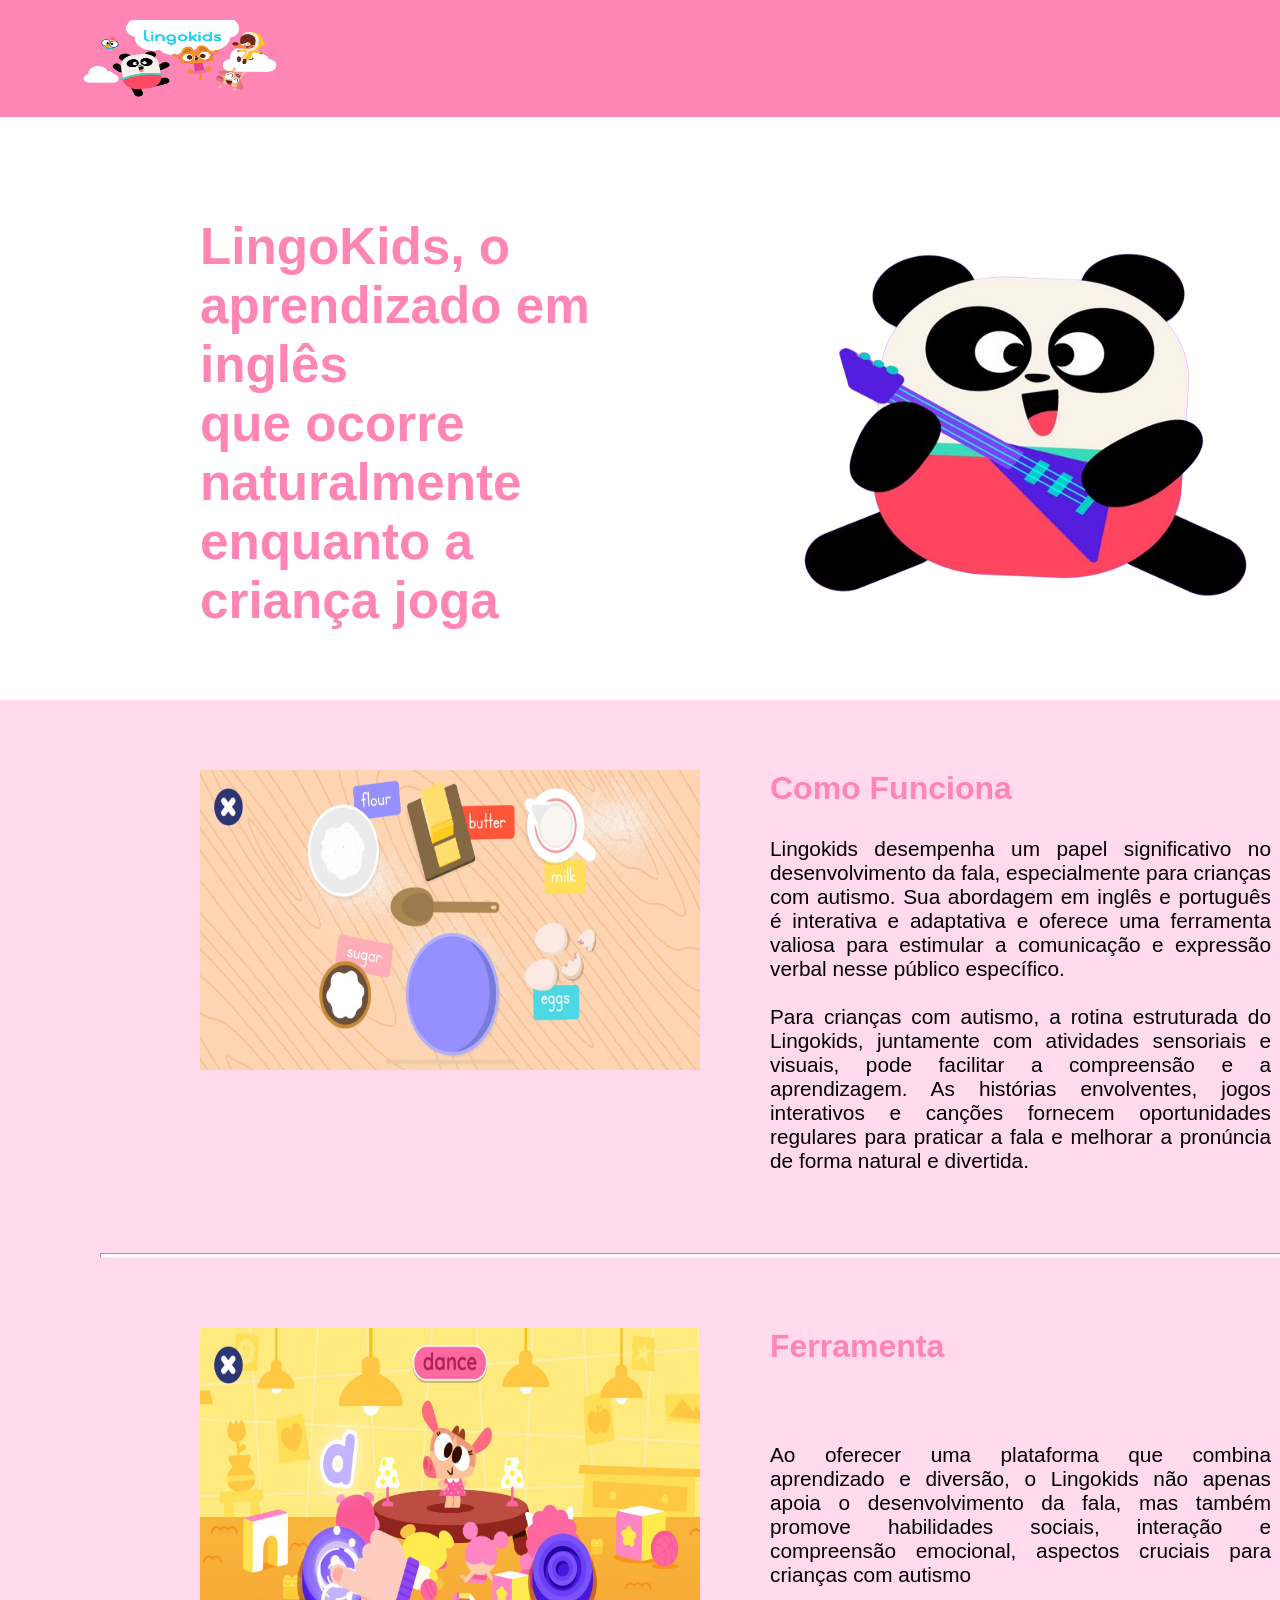
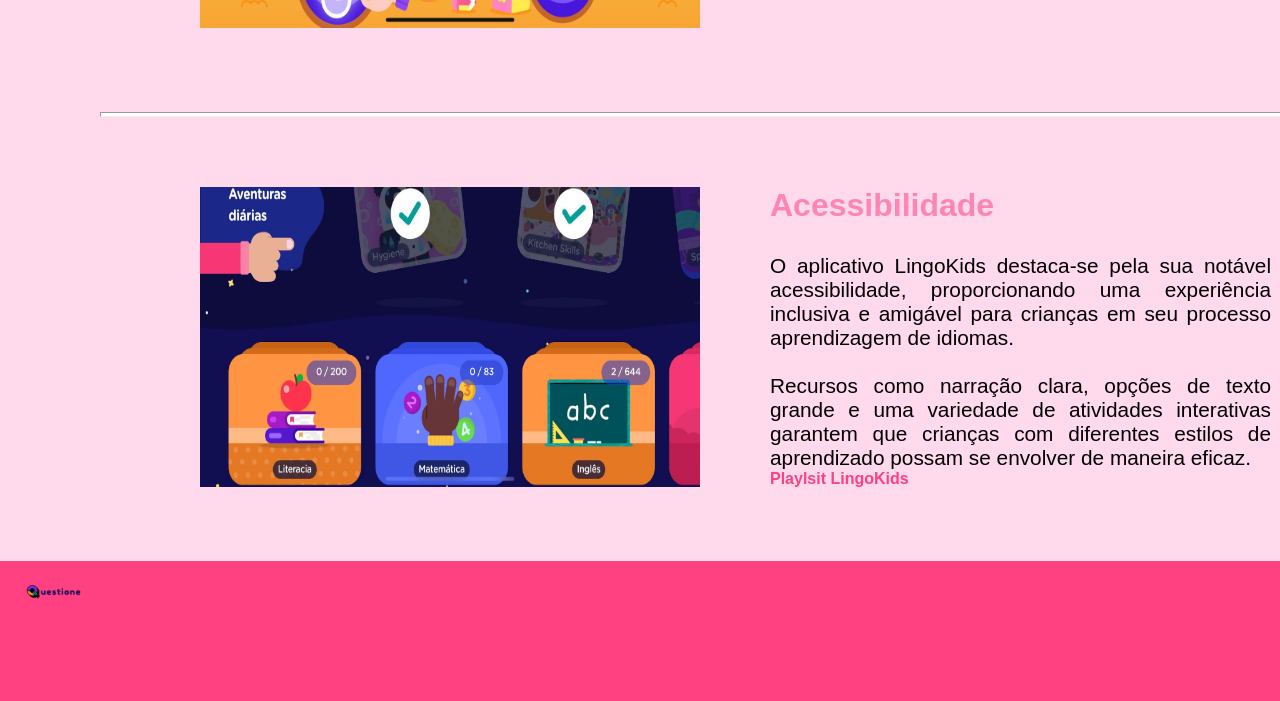
<file: site dificuldades na fala/aplicativo1.html>
<!DOCTYPE html>
<html lang="en">
  <head>
    <meta charset="UTF-8" />
    <meta http-equiv="X-UA-Compatible" content="IE=edge" />
    <meta name="viewport" content="width=device-width, initial-scale=1.0" />
    <title>Curso</title>
    
    <link rel="stylesheet" href="curso.css" />
  </head>
  <body>
    <header role="banner">
      <img src="img/img12.png" alt="" role="img" width="200px" height="80px"/>
      <nav role="navigation">
      </nav>
    </header>
    <main role="main">
      <section>
        <div>
          <h1>LingoKids, o aprendizado em inglês <br> 
              que ocorre naturalmente enquanto a <br>
              criança joga </h1>
          
        </div>
        <div>
          <img src="img/imglingokids.png" alt="" role="img" />
        </div>
      </section>
      <article role="article">
        <section>
          <div>
            <img src="img/img15.jpeg" alt="" width="500px" height="300px">
          </div>
          <div>
            <h1>Como Funciona</h1>
            <p>
              Lingokids desempenha um papel significativo no desenvolvimento da fala, especialmente 
              para crianças com autismo. Sua abordagem em inglês e português é interativa e adaptativa e oferece uma ferramenta 
              valiosa para estimular a comunicação e expressão verbal nesse público específico.
              <br><br>
              Para crianças com autismo, a rotina estruturada do Lingokids, juntamente com atividades 
              sensoriais e visuais, pode facilitar a compreensão e a aprendizagem. As histórias envolventes, 
              jogos interativos e canções fornecem oportunidades regulares para praticar a fala e melhorar 
              a pronúncia de forma natural e divertida.
            </p>
          </div>
        </section>
        <hr>
        <section>
          <div>
            <img src="img/img14.jpeg" alt="" width="500px" height="300px">
          </div>
          <div>
            <h1>Ferramenta</h1>
            <p>
        
              <br><br>
              Ao oferecer uma plataforma que combina aprendizado e diversão, o Lingokids não apenas 
              apoia o desenvolvimento da fala, mas também promove habilidades sociais, interação e 
              compreensão emocional, aspectos cruciais para crianças com autismo
            </p>
          </div>
        </section>
        <hr>
        <section>
          <div>
           <img src="img/img13.jpeg" alt="" width="500px" height="300px">
          </div>
          <div>
            <h1>Acessibilidade</h1>
            <p>
              O aplicativo LingoKids destaca-se pela sua notável 
              acessibilidade, proporcionando uma experiência 
              inclusiva e amigável para crianças em seu processo 
               aprendizagem de idiomas. 
              <br><br>
              Recursos como narração clara, opções de texto 
              grande e uma variedade de atividades interativas 
              garantem que crianças com diferentes estilos de 
              aprendizado possam se envolver de maneira eficaz.
            </p>
            <div class="link-financiamento">
              <a href="https://open.spotify.com/intl-pt/artist/4JQisAFPMKPhssPnbV8l3O">Playlsit LingoKids</a>
            </div>

          </div>
        </section>
      </article>
    </main>
    <footer role="contentinfo">
      <div>
        <img src="img/img2.png" alt="logo-dindin-footer" />
      </div>
     
    </footer>
  </body>
</html>
</file>
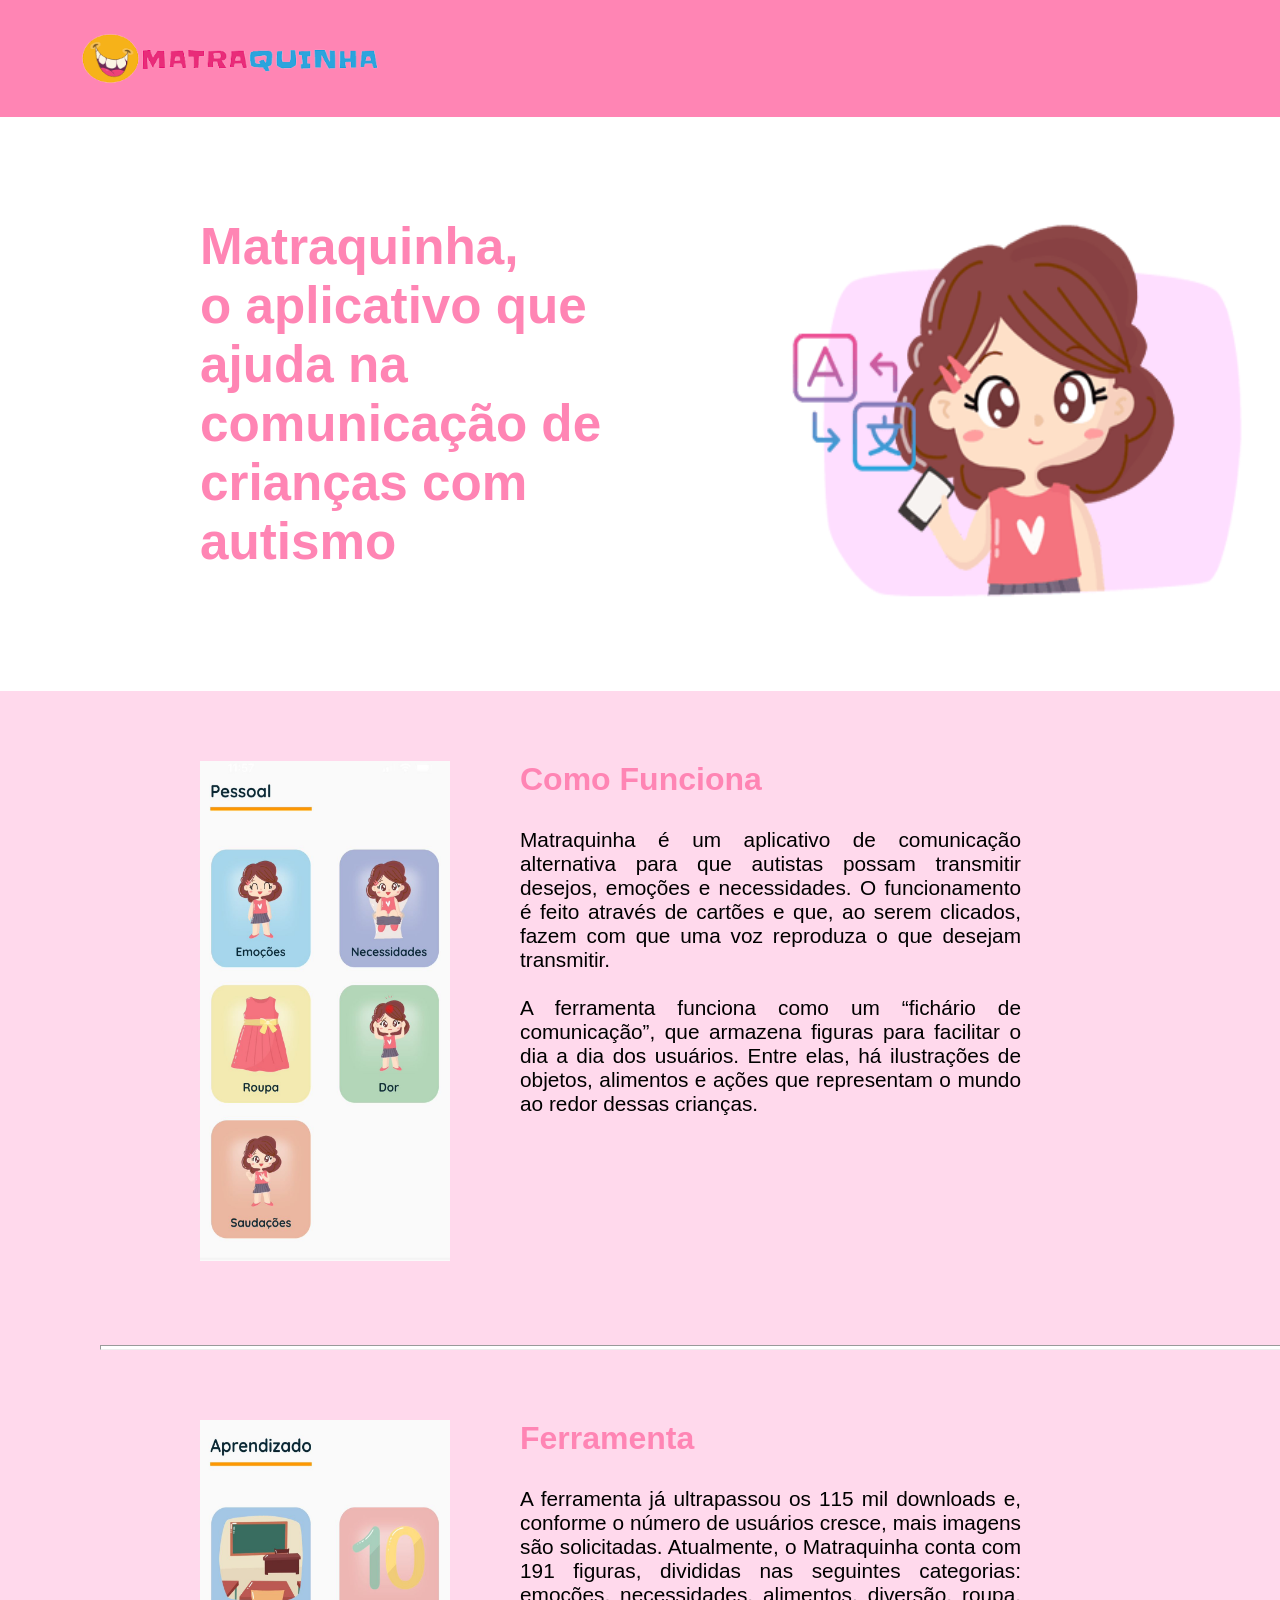
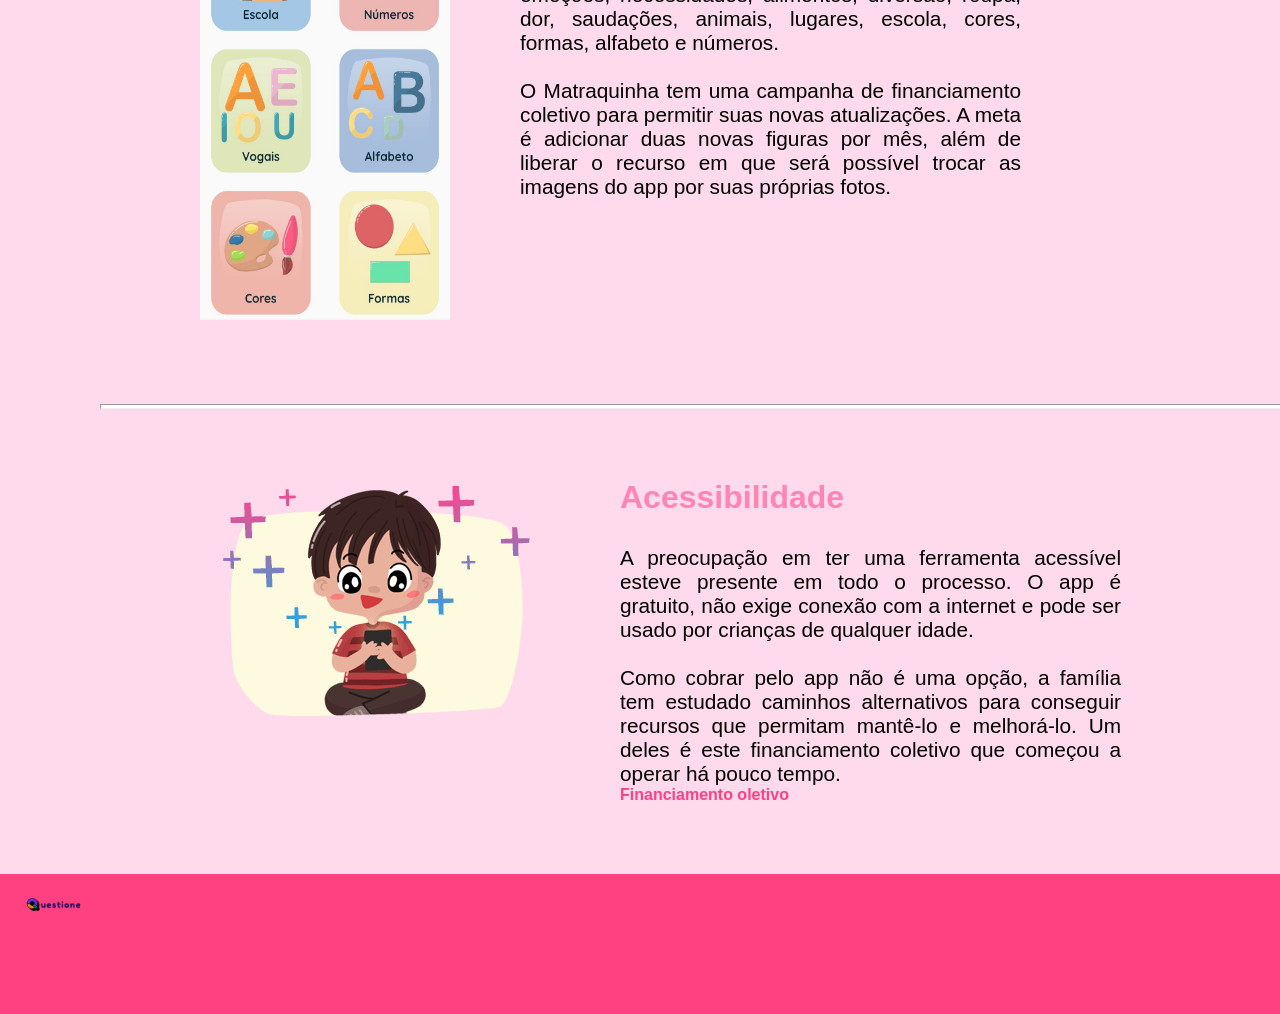
<file: site dificuldades na fala/aplicativo2.html>
<!DOCTYPE html>
<html lang="en">
  <head>
    <meta charset="UTF-8" />
    <meta http-equiv="X-UA-Compatible" content="IE=edge" />
    <meta name="viewport" content="width=device-width, initial-scale=1.0" />
    <title>Curso</title>
    <link rel="stylesheet" href="curso.css" />
  </head>
  <body>
    <header role="banner">
      <img src="img/logo.png" alt="logo"  width="300px" height="80px"/>
      <nav role="navigation">
      </nav>
    </header>
    <main role="main">
      <section>
        <div>
          <h1>Matraquinha, <br> o aplicativo que ajuda na <br> comunicação de crianças com autismo </h1> 
         
        </div>
        <div>
          <img src="img/imgmatraquinha.png" alt="" role="img" />
        </div>
      </section>
      <article role="article">
        <section>
          <div>
            <img src="img/img7.jpeg" alt="" width="250px" height="500px">
          </div>
          <div>
            <h1>Como Funciona</h1>
            <p>
              Matraquinha é um aplicativo de comunicação 
              alternativa para que autistas possam transmitir 
              desejos, emoções e necessidades. O funcionamento 
              é feito através de cartões e que, ao serem clicados, 
              fazem com que uma voz reproduza o que desejam transmitir.
              <br><br>
              A ferramenta funciona como um “fichário de 
              comunicação”, que armazena figuras para facilitar 
              o dia a dia dos usuários. Entre elas, há ilustrações 
              de objetos, alimentos e ações que representam o mundo 
              ao redor dessas crianças.
            </p>
          </div>
        </section>
        <hr>
        <section>
          <div>
            <img src="img/img8.jpeg" alt="" width="250px" height="500px">
          </div>
          <div>
            <h1>Ferramenta</h1>
            <p>
              A ferramenta já ultrapassou os 115 mil downloads e, 
              conforme o número de usuários cresce, mais imagens 
              são solicitadas. Atualmente, o Matraquinha conta com 
              191 figuras, divididas nas seguintes categorias: 
              emoções, necessidades, alimentos, diversão, roupa,
              dor, saudações, animais, lugares, escola, cores, 
              formas, alfabeto e números.
              <br><br>
              O Matraquinha tem uma campanha de financiamento 
              coletivo para permitir suas novas atualizações. 
              A meta é adicionar duas novas figuras por mês, 
              além de liberar o recurso em que será possível 
              trocar as imagens do app por suas próprias fotos.
              
            </p>
          </div>
        </section>
        <hr>
        <section>
          <div>
            <img src="img/img9.png" alt="">
          </div>
          <div>
            <h1>Acessibilidade</h1>
            <p>
              A preocupação em ter uma ferramenta acessível 
              esteve presente em todo o processo. O app é 
              gratuito, não exige conexão com a internet e 
              pode ser usado por crianças de qualquer idade.
              <br><br>
              Como cobrar pelo app não é uma opção, a família 
              tem estudado caminhos alternativos para conseguir 
              recursos que permitam mantê-lo e melhorá-lo. Um 
              deles é este financiamento coletivo que começou a 
              operar há pouco tempo.
            </p>
            <div class="link-financiamento">
            <a href="https://www.catarse.me/matraquinha#about"> Financiamento oletivo</a>
          </div>
          </div>
        </section>
      </article>
    </main>
    <footer role="contentinfo">
      <div>
        <img src="img/img2.png" alt="logo-dindin-footer" />
      </div>
    </footer>
  </body>
</html>
</file>
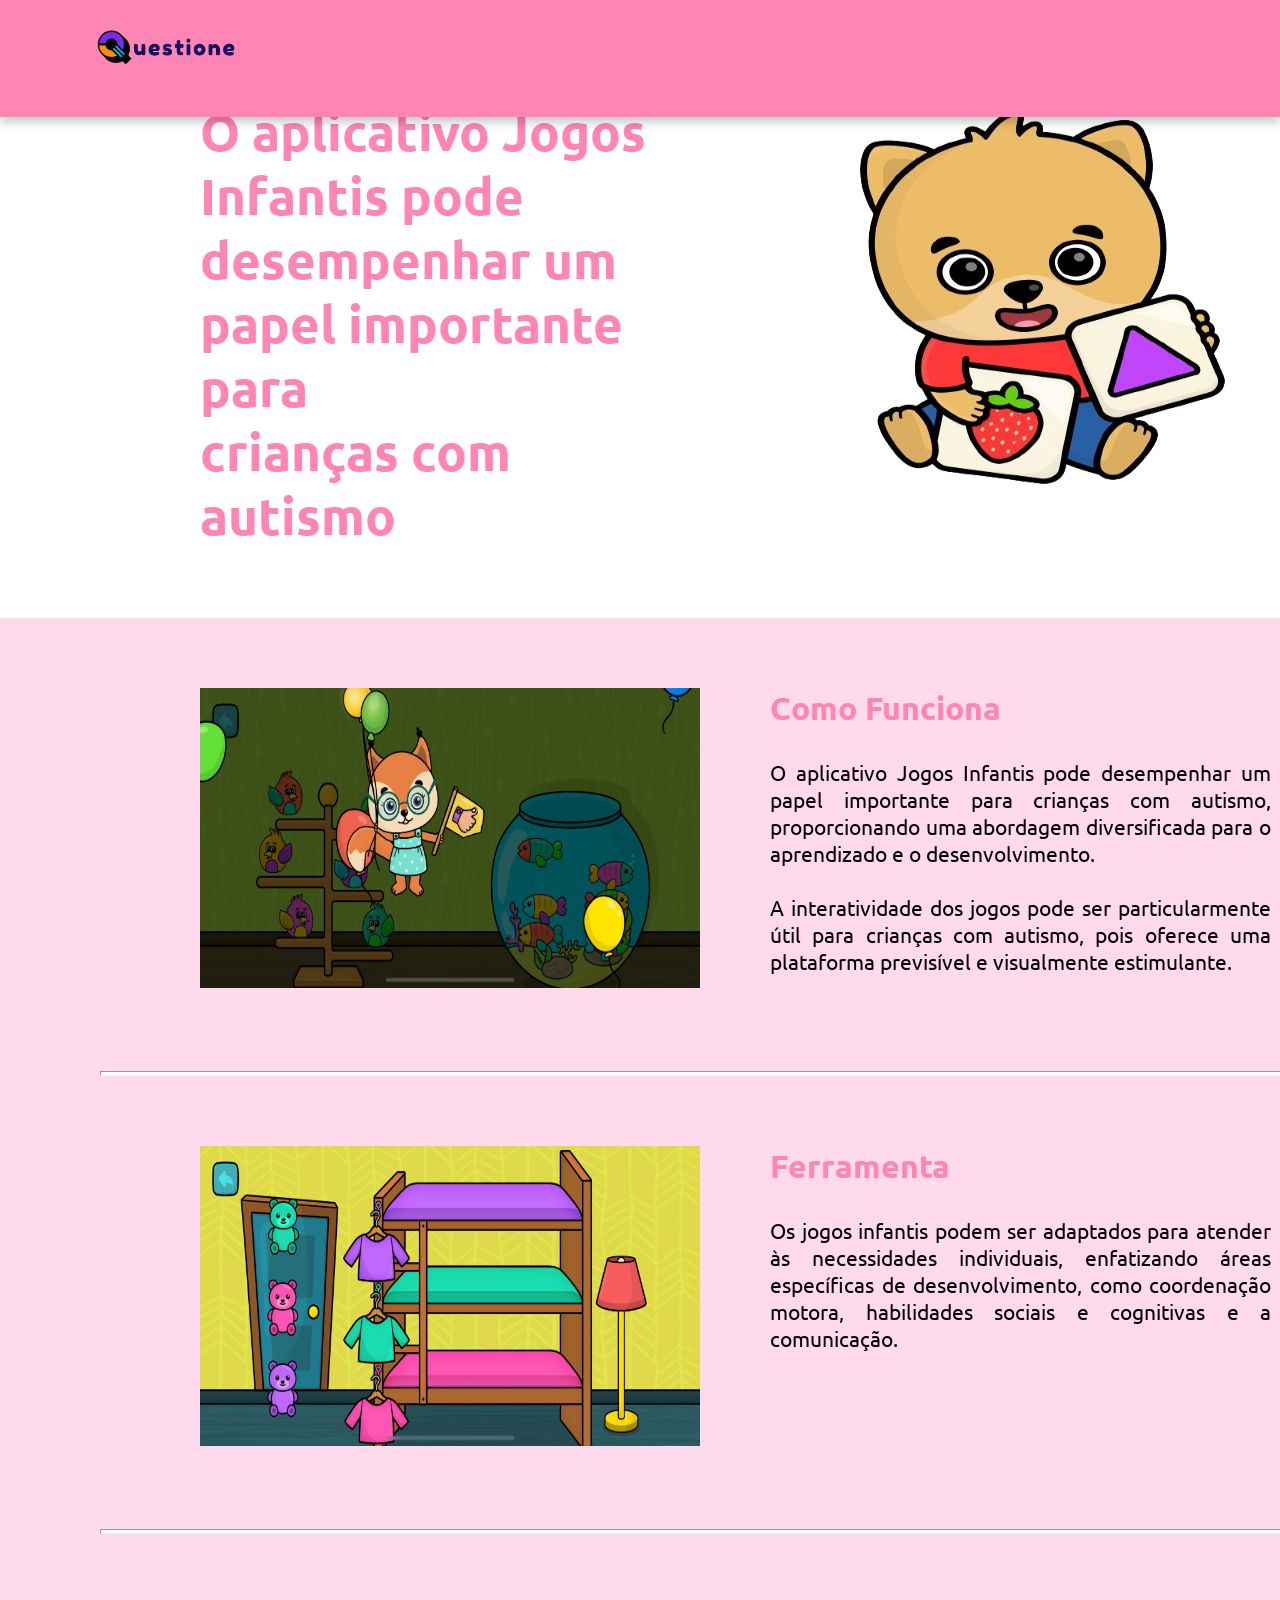
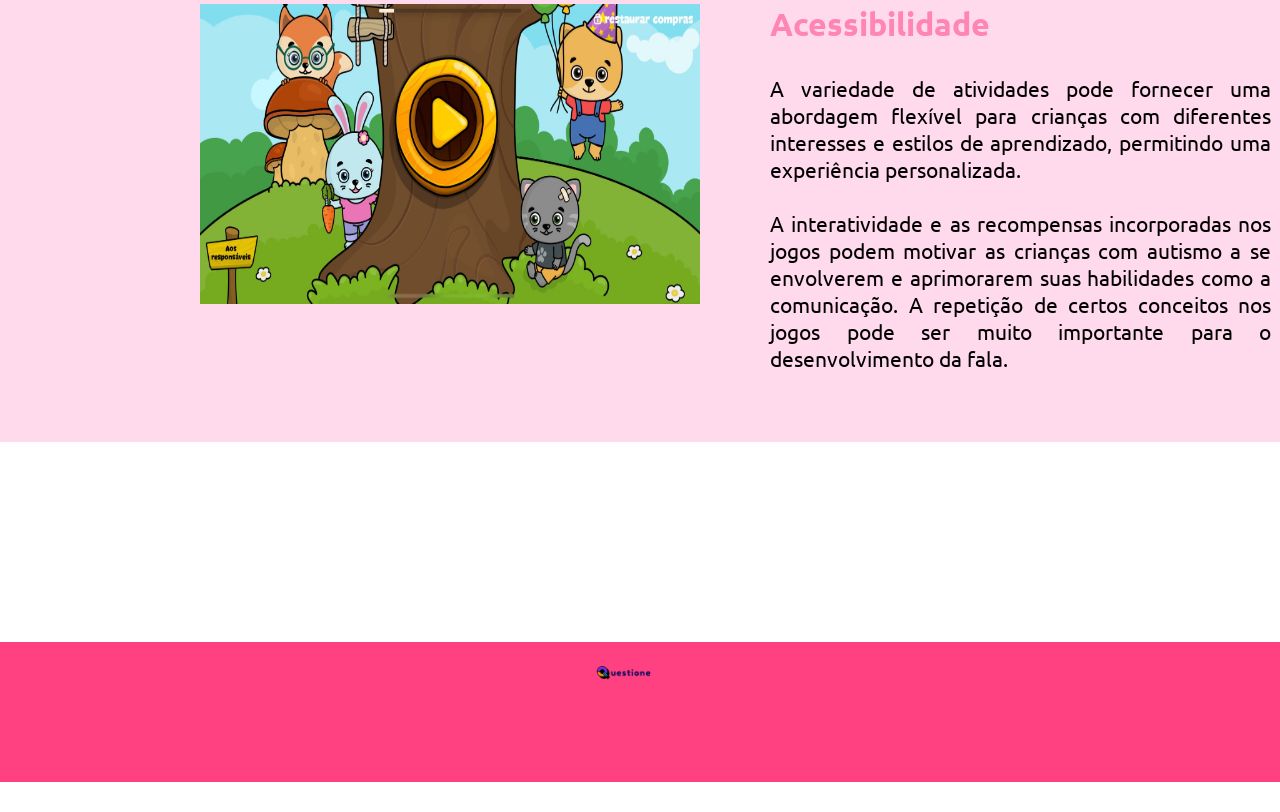
<file: site dificuldades na fala/aplicativo3.html>
<!DOCTYPE html>
<html lang="en">
  <head>
    <meta charset="UTF-8" />
    <meta http-equiv="X-UA-Compatible" content="IE=edge" />
    <meta name="viewport" content="width=device-width, initial-scale=1.0" />
    <title>Curso</title>
    <link rel="stylesheet" href="style.css" />
    <link rel="stylesheet" href="curso.css" />
    <link href='https://fonts.googleapis.com/css?family=Fredoka One' rel='stylesheet'>
  </head>
  <body>
    <header role="banner">
      <img src="img/img2.png" alt="logo-dindin" />
      <nav role="navigation">
      </nav>
    </header>
    <main role="main">
      <section>
        <div>
          <h1>O aplicativo Jogos Infantis pode <br>
            desempenhar um papel importante para <br>
            crianças com autismo</h1>
          
        </div>
        <div>
          <img src="img/imgboo.png" alt="" role="img" />
        </div>
      </section>
      <article role="article">
        <section>
          <div>
            <img src="img/imgbimi1.jpeg" alt="" width="500px" height="300px">
          </div>
          <div>
            <h1>Como Funciona</h1>
            <p>
              O aplicativo Jogos Infantis pode desempenhar um papel importante para crianças com 
autismo, proporcionando uma abordagem diversificada para o aprendizado e o 
desenvolvimento.
              <br><br>
              A interatividade dos jogos pode ser particularmente útil para crianças com 
autismo, pois oferece uma plataforma previsível e visualmente estimulante.
            </p>
          </div>
        </section>
        <hr>
        <section>
          <div>
           <img src="img/imgbimi2.jpeg" alt="" width="500px" height="300px">
          </div>
          <div>
            <h1>Ferramenta</h1>
            <p>
              Os jogos infantis podem ser adaptados para atender às necessidades individuais, enfatizando 
              áreas específicas de desenvolvimento, como coordenação motora, habilidades sociais e 
              cognitivas e a comunicação.
              
            </p>
          </div>
        </section>
        <hr>
        <section>
          <div>
           <img src="img/imgbimi3.jpeg" alt="" width="500px" height="300px">
          </div>
          <div>
            <h1>Acessibilidade</h1>
            <p>
              A variedade de atividades pode fornecer uma abordagem flexível para crianças 
com diferentes interesses e estilos de aprendizado, permitindo uma experiência 
personalizada.
              <br><br>
              A interatividade e as recompensas incorporadas nos jogos podem motivar as 
              crianças com autismo a se envolverem e aprimorarem suas habilidades como a comunicação. 
              A repetição de certos conceitos nos jogos pode ser muito importante para o desenvolvimento 
              da fala.
              
            </p>
          </div>
        </section>
      </article>
    </main>
    <footer role="contentinfo">
      <div>
        <img src="img/img2.png" alt="logo-dindin-footer" />
      </div>
    
    </footer>
  </body>
</html>
</file>
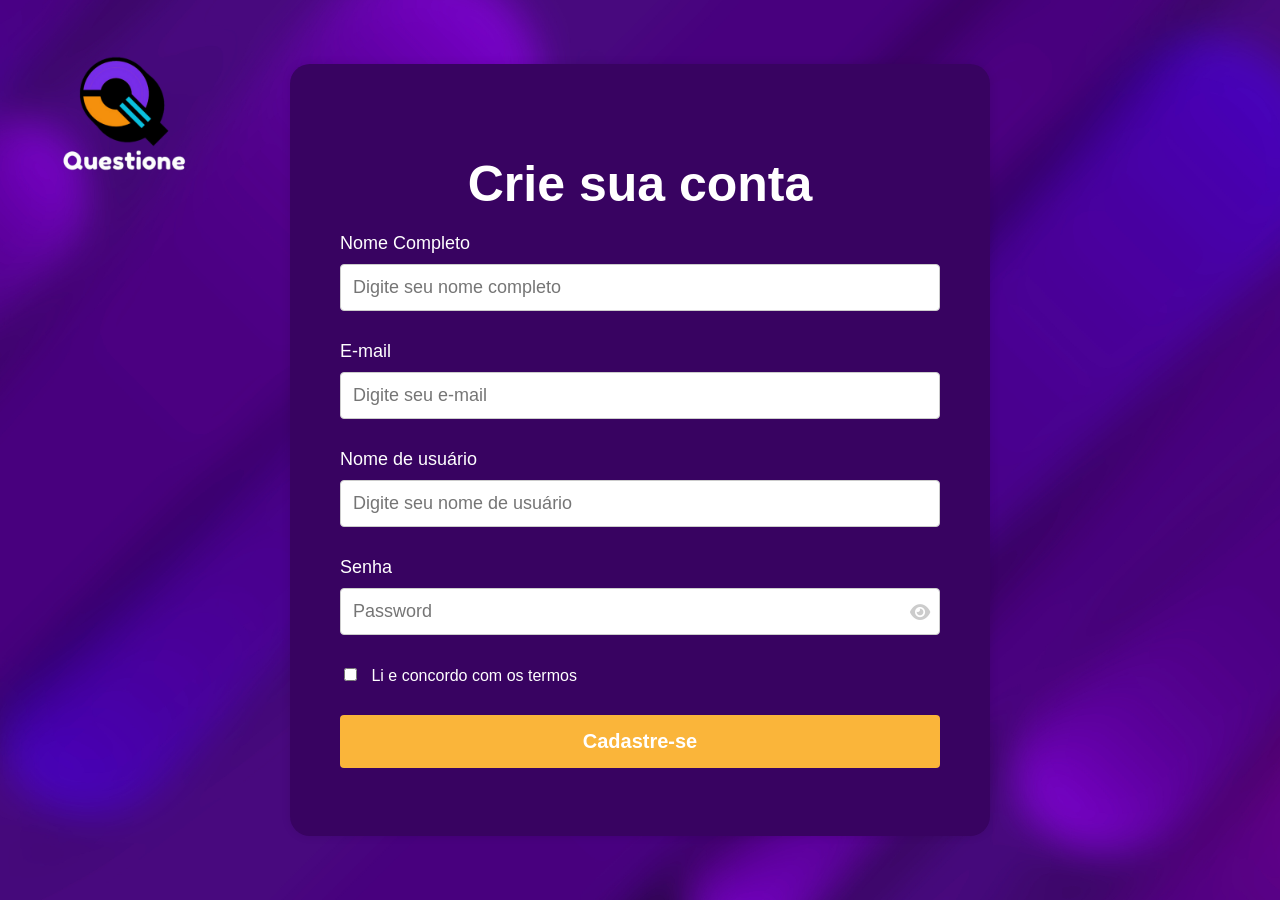
<file: site dificuldades na fala/cadastro.html>
<!DOCTYPE html>
<html lang="en">
<head>
    <meta charset="UTF-8">
    <meta name="viewport" content="width=device-width, initial-scale=1.0">
    <title>Cadastro</title>
    <link rel="stylesheet" href="cadastro.css">
    <link href='https://fonts.googleapis.com/css?family=Fredoka One' rel='stylesheet'>
    <link rel="stylesheet" href="https://cdnjs.cloudflare.com/ajax/libs/font-awesome/6.0.0-beta3/css/all.min.css">
</head>
<body>
    <div class="logo-container">
        <img src="img/logo1.png" alt="Logo" class="logo">
    </div>
    <div class="login-container">
        <h2>Crie sua conta</h2>
        <form id="loginForm">
            <div class="input-group">
                <label for="name">Nome Completo</label>
                <input type="text" id="name" name="name" placeholder="Digite seu nome completo" required>
            </div>
            <div class="input-group">
                <label for="username">E-mail</label>
                <input type="email" id="username" name="username" placeholder="Digite seu e-mail" required>
            </div>
            <div class="input-group">
                <label for="usuario">Nome de usuário</label>
                <input type="text" id="usuario" name="usuario" placeholder="Digite seu nome de usuário" required>
            </div>
            <div class="input-group">
                <label for="password">Senha</label>
                <div class="password-container">
                    <input type="password" id="password" name="password" placeholder="Password" required>
                    <i class="fas fa-eye toggle-password" id="togglePassword"></i>
                </div>
            </div>
            <div class="input-group">
                <input type="checkbox" id="terms" name="terms" required>
                <label for="terms">Li e concordo com os termos</label>
            </div>
            <button type="submit"><strong>Cadastre-se</strong></button>
        </form>
        <p id="errorMessage" class="error-message"></p>
    </div>
    <script src="cadastro.js"></script>
</body>
</html>
</file>
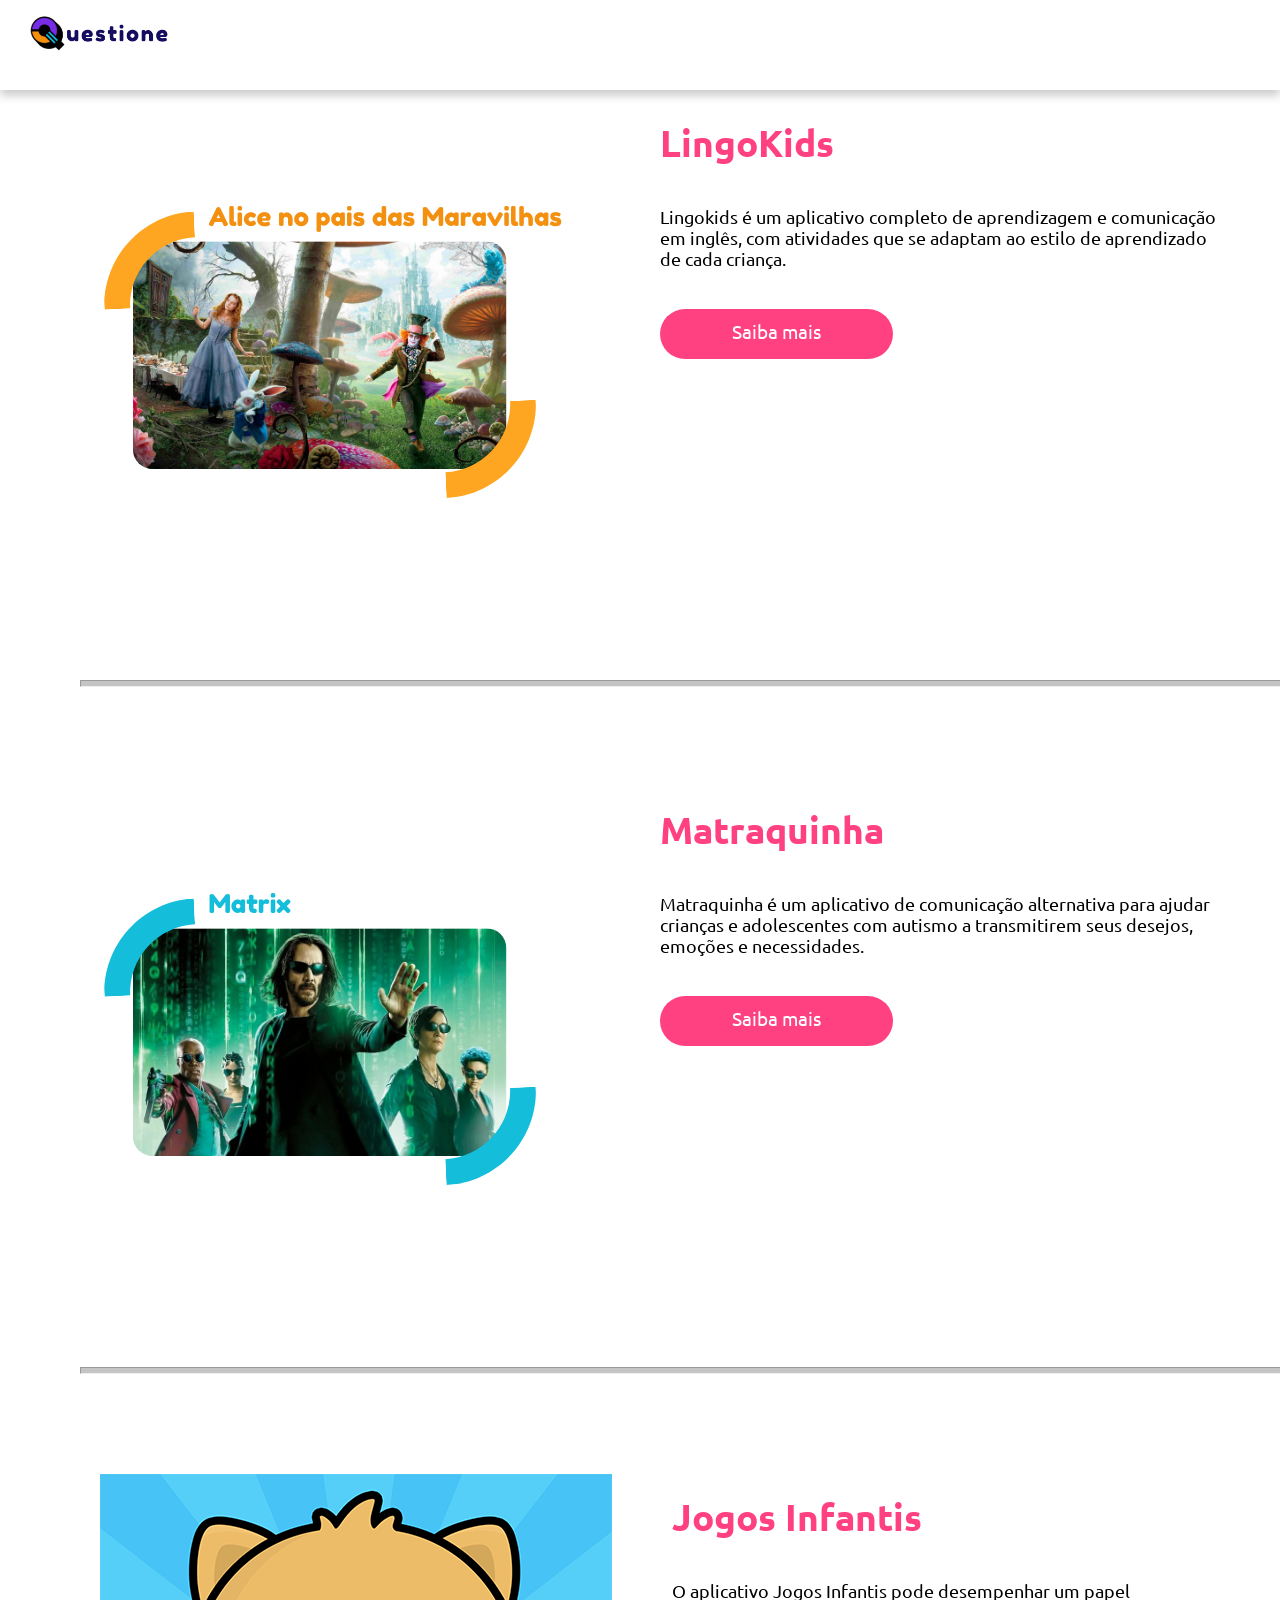
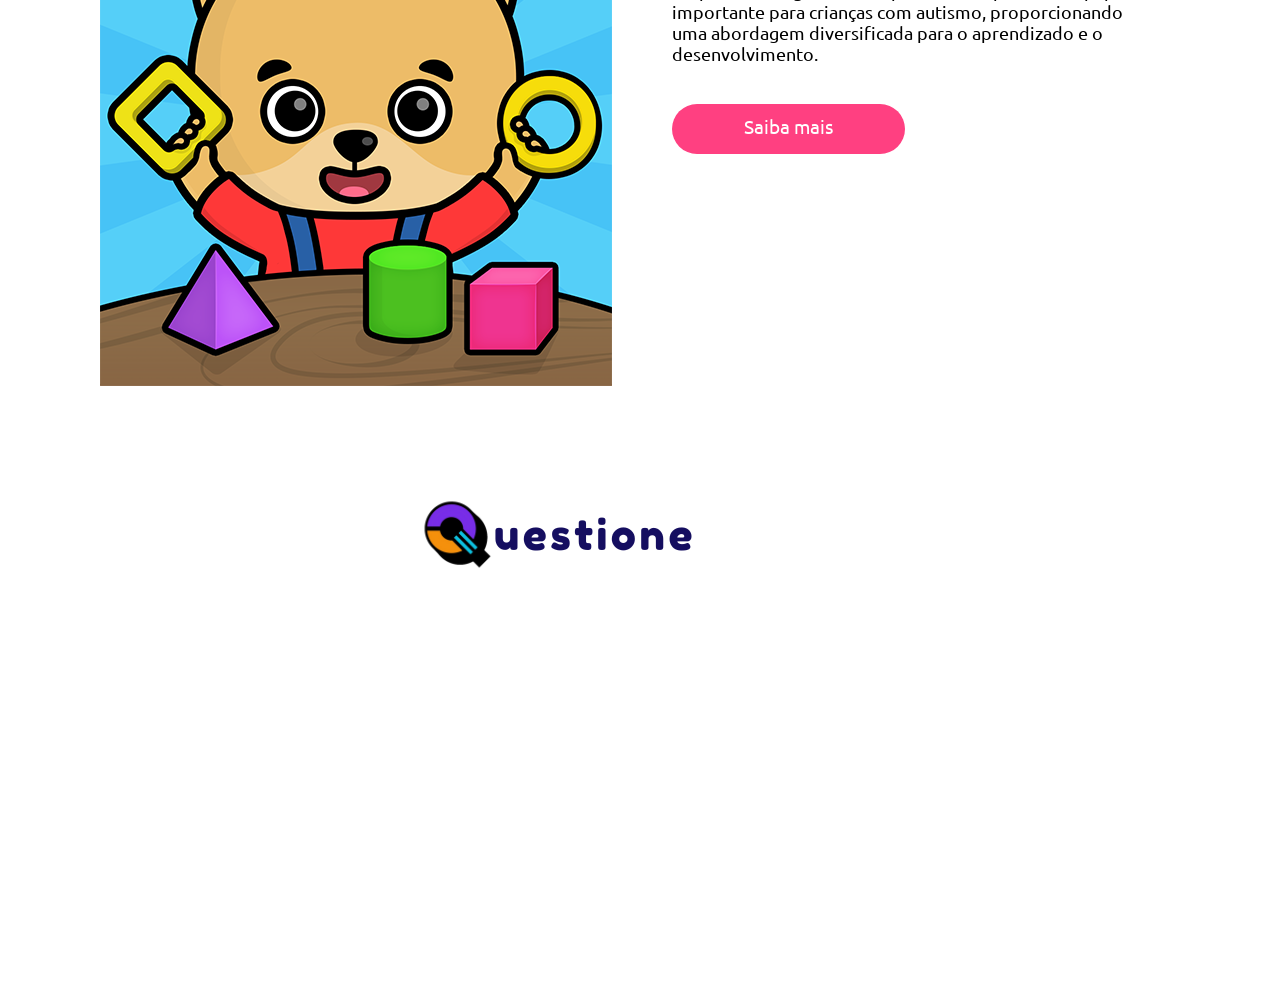
<file: site dificuldades na fala/cursos.html>
<!DOCTYPE html>
<html lang="en">
<head>
    <meta charset="UTF-8">
    <meta http-equiv="X-UA-Compatible" content="IE=edge">
    <meta name="viewport" content="width=device-width, initial-scale=1.0">
    <title>Cursos</title>
    <link rel="stylesheet" href="style.css"/>
    <link rel="stylesheet" href="cursos.css">
</head>
<body>
    <header role="banner">
        <img src="img/img2.png" alt="logo-dindin" />
        <nav role="navigation">
        </nav>
      </header>
      <main role="main">
        <article role="article">
          <section>
            <img src="img/img10.png" alt="" role="img">
            <div>
              <h2>LingoKids</h2>
              <p>Lingokids é um aplicativo completo de aprendizagem  e comunicação <br> 
                em inglês, com atividades que se adaptam ao estilo de aprendizado  <br>
                de cada criança. </p>
              <a href="aplicativo1.html" role="link">Saiba mais</a>
            </div>
          </section>
          <hr>
          <section>
            <img src="img/matraquinha.png" alt="" role="img">
            <div>
              <h2>Matraquinha</h2>
              <p>Matraquinha é um aplicativo de comunicação alternativa para ajudar <br>
                crianças e adolescentes com autismo a transmitirem seus desejos, <br>
                emoções e necessidades. </p>
              <a href="aplicativo2.html" role="link">Saiba mais</a>
            </div>
          </section>
          <hr>
          <section>
            <img src="img/img11.png" alt="" role="img">
            <div>
              <h2>Jogos Infantis</h2>
              <p>O aplicativo Jogos Infantis pode desempenhar um papel <br>
                importante para crianças com autismo, proporcionando <br>
                uma abordagem diversificada para o aprendizado e o <br>
                desenvolvimento.</p>
              <a href="aplicativo3.html" role="link">Saiba mais</a>
            </div>
          </section>
        </article>
      </main>
      <footer role="contentinfo">
        <div><img src="img/img2.png" alt="logo-dindin-footer" /></div>
        <nav>
          
          </ul>
        </nav>
      </footer>
</body>
</html>
</file>
<file: site dificuldades na fala/curso.css>
@charset "UTF-8";
* {
    margin: 0;
    padding: 0;
    font-family: 'Ubuntu', sans-serif;
}

header {
    background-color: #ff85b4;
    height: 117px;
}

header > nav {
    display: flex;
    justify-content: flex-end;
    align-items: center;
    height: 117px;
    margin-right: 90px;
}

header > img {
    position: absolute;
    margin-left: 80px;
    margin-top: 20px;
   
}

header > nav > a {
    text-decoration: none;
    padding-left: 40px;
    color: white;
    font-weight: bold;
    font-size: 1.25em;
}
section {
    display: flex;
}

h1 {
    color: #ff85b4;
}

main > section {
    margin-top: 100px;
    margin-left: 200px;
}

main > section > div > h1 {
    font-size: 3.2em;
}

main > section > div > p {
    width: 461px;
    font-size: 1.2em;
    margin: 0;
    margin-top: 30px;
}

main > section > div > img {
    margin-left: 70px;
    width: 500px;
    height: 400px;
}

article {
    margin-top: 70px;
    padding-left: 200px;
    padding-bottom: 70px;
    background-color: rgb(255, 217, 236);
}

article div {
    margin-top: 70px;
}

article h1 {
    font-size: 2em;
}

article p {
    width: 501px;
    font-size: 1.3em;
    margin-top: 30px;
    display: flex;
    justify-content: baseline;
    text-align: justify;
}

article h1, p {
    margin-left: 70px;
}

iframe {
    width: 462px;
    height: 261px;
}

hr {
    width: 1244px;
    height: 3px;
    margin-left: -100px;
    margin-top: 80px;
    background-color: #ffffff;
}

@media only screen and (max-width: 834px) {
    
    main > section {
        margin: auto;
        display: block;
        text-align: center;
    }
     
    main > section > div > h1 {
        margin-bottom: 3vh;
        margin-top: 3vh;
    }

    main > section > div > p {
        margin: auto;
        margin-bottom: 3vh;
    }

    article section {
        display: block;
    }

    article h1 {
        margin: 0;
    }

    article p {
        margin: 0;
    }

    hr {
        width: 80vw;
    }
}

@media only screen and (max-width: 428px) {
    
    main > section > div > h1 {
        margin-bottom: 3vh;
        margin-top: 3vh;
        font-size: 2.5em;
    }

    main > section > div > p {
        margin: auto;
        margin-bottom: 3vh;
        font-size: 1.2em;
        width: 90vw;
    }

    main > section > div > img {
        margin: 0;
        height: 40vh;
    }

    article {
        padding: 0;
    }

    article section {
        display: block;
        margin: 0;
    }
    
    article iframe {
        width: 90vw;
        margin-left: 5vw;
    }

    article h1 {
        margin-left: 5vw;
    }

    article p {
        width: 90vw;
        margin-left: 5vw;
        margin-bottom: 5vh;
    }

    hr {
        width: 10vw;
    }
}

footer {
    background-color: #FF4081;
    height: 100px;
    display: flex;
    justify-content: space-between; /* Adicionei esta linha para alinhar os elementos no espaço disponível */
    padding: 20px; /* Adicionei esta linha para dar algum espaçamento interno ao rodapé */
}

footer img {
    width: 100px; /* Alterei o tamanho da imagem no rodapé */
}

footer nav {
    display: flex;
    align-items: center;
}

a {
    color: #FF4081; /* Cor do link */
    text-decoration: none; /* Remove o sublinhado padrão do link */
    font-weight: bold; /* Torna o texto em negrito */
  }

  /* Estilos para o link quando o mouse está sobre ele */
  a:hover {
    text-decoration: underline; /* Adiciona sublinhado quando o mouse está sobre o link */
  }

  .link-financiamento {
    display: inline-block;
    margin-left: 70px; /* Ajuste conforme necessário */
    margin-top: -8px; /* Ajuste para subir mais um pouco */
  }
</file>
<file: site dificuldades na fala/style.css>
@charset "UTF-8";

    @import url('https://fonts.googleapis.com/css2?family=Ubuntu:ital,wght@0,300;0,400;0,500;0,700;1,300;1,400;1,500;1,700&display=swap');

    * {
      margin: 0;
      padding: 0;
      font-family: 'Ubuntu', sans-serif;
    }

    header {
      background-color: #ffffff;
      height: 10vh;
      box-shadow: 0 0.5vw 1vh rgba(0, 0, 0, 0.21);
      position: fixed;
      top: 0;
      left: 0;
      width: 100%;
      z-index: 1000; /
    }

    header > nav {
      display: flex;
      justify-content: flex-end;
      align-items: center;
      height: 9vh;
      margin-right: 2vh;
    }

    header > img {
      position: absolute;
      margin-left: 1vw;
      margin-top: 0.5vw;
      width: 20%;
    }

    header > nav > a {
      display: flex;
      align-items: center;
      text-decoration: none;
      padding-left: 2vh;
      color: #150E60;
      font-weight: bold;
      font-size: 3vh;
    }

    footer {
      background-color: #ffffff;
      height: 10vw;
      display: flex;
      flex-direction: column;
      justify-content: center;
      align-items: center;
      padding: 10vh;
      margin-bottom: 30px;
      margin-top: 200px;
      gap: 1rem;
    }

    #footer{
      display: flex;
      justify-content: space-around;
      align-items: center;
     
    }

    

    #footer-email{
      display: flex;
      flex-direction: column;
      gap: 1rem;
    }

    #footer-email h3{
      max-width: 60%;
    }
    #footer-email img {
      width: 50%;
    }

    #input-footer{
      border: 1px solid #121212;
      border-radius: 50px;
      padding: 10px;
      width:300px;
      display: flex;
      justify-content: space-between;
    }

    #input-footer input{
      border: none;
      width: 80%;
      padding-left: 10px;
     
    }
    #input-footer input:focus{
      outline: none;
    }

    #input-footer button{
      background-color: #121212;
      color: #ffffff;
      border-radius: 50%;
      height: 30px;
      width: 30px;
      text-align: center;
      justify-content: center;
      align-items: center;
     cursor: pointer;
     border: none;
    }

    


    #navs{
      display: flex;
      gap: 2.3rem;
    }

    .nav-footer{
      display: flex;
      flex-direction: column;
      gap: 1rem;
    }

    .nav-footer > ul{
      display: flex;
      flex-direction: column;
      gap: 1rem;
    }

    .nav-footer > ul> li{
  
      list-style: none;
    }

    .nav-footer > ul > li > a{
      color: #000000;
      text-decoration: none;
      cursor: pointer;
    }

    .nav-footer > ul > li > a:hover{
      text-decoration: underline;
    }


    #copyright {
      position: relative; /* Define o elemento como relativo para que o pseudoelemento seja posicionado em relação a ele */
      margin-top: 100px;
      padding: 10px 0;
      width: 100%;
      text-align: center;

  }

  #copyright p{
    font-size: 1.2rem;
  }
  
  #copyright::after {
      content: ""; /* Necessário para criar um pseudo-elemento visível */
      position: absolute; /* Posiciona o pseudo-elemento de forma absoluta em relação ao elemento pai */
      top: -10px; /* Ajuste o valor para definir a distância da linha do topo do elemento */
      left: 0;
      width: 100%; /* Faz a linha ocupar toda a largura do elemento pai */
      border-top: 1px solid #000; /* Define a linha horizontal */
  }

    



    /* #lista1 {
      font-size: 1.2em;
    }

    #lista1 li {
      margin-bottom: 4vh;
    }

    #lista1 a {
      color: white;
    }

    #lista2 li {
      font-size: 3vh;
      border: 2px solid white;
      border-radius: 20%;
      margin-bottom: 2vh;
      padding: 10px 40px 10px 60px;
    }

    #lista2 a {
      color: white;
    } */

    @media only screen and (max-width: 834px) {
      header img {
        width: 200px;
        margin: 0;
        margin-top: 20px;
        margin-left: 50px;
      }

      header nav {
        flex-flow: column nowrap;
        margin: 0;
        margin-left: 600px;
      }

      header nav a {
        padding: 9px;
        font-size: 1.1em;
      }

      footer {
        height: 207px;
        margin-top: 200px;
      }

      footer nav {
        margin: 0px;
      }

      

      #footer-email{
        display: flex;
        flex-direction: column;
        justify-content: center;
        align-items: center;
      }

      #footer-email

      footer  #footer img {
        width: 20%;
      }

      footer  #footer .nav-footer {
        margin: 0px;
        margin-left: 180px;
      }

      footer  #footer .nav-footer {
        margin: 0px;
        margin-left: 100px;
      }

      #footer .nav-footer > ul > li {
        font-size: 0.9em;
        margin-left: 50px;
        padding: 10px;
        text-align: center;
      }

      #footer{
        display: flex;
        flex-direction: column;
        align-items: center;
        justify-content: center;
        gap: 2rem;
      }

      #input-footer{
        border: 2px solid #121212;
        border-radius: 50px;
        padding: 10px;
        width:200px;
        display: flex;
        justify-content: space-between;
      }
  
      #input-footer input{
        border: none;
        width: 70%;
        padding-left: 10px;
       
      }
      #input-footer input:focus{
        outline: none;
      }
  
      #input-footer button{
        background-color: #121212;
        color: #ffffff;
        border-radius: 50%;
        height: 30px;
        width: 30px;
        text-align: center;
        justify-content: center;
        align-items: center;
       cursor: pointer;
      }


  
    }

    @media only screen and (max-width: 428px) {
      header {
        width: 100vw;
        height: 110px;
      }

      header img {
        margin: 0;
        margin-top: 30px;
      }

      header nav {
        margin: 0;
        margin-top: -20px;
        margin-left: 70vw;
        font-size: 0.8em;
      }

      footer {
        width: 100vw;
        height: 110px;
        display: flex;
        justify-content: space-around;
      }

      footer img {
        width: 125px;
      }

      footer div {
        margin-top: 30px;
      }

      footer nav {
        margin: 0px;
      }

      footer img {
        margin: 0px;
      }

      footer .nav-footer {
        margin: 0px;
        margin-left: 5vw;
      }

      footer .nav-footer {
        margin: 0px;
      }

      .nav-footer > ul > li {
        height: 20px;
        width: 21vw;
        margin: 0;
        margin-bottom: 1vh;
        margin-left: 6vw;
      }
    }

    .image-container {
      display: inline-block;
      position: relative;
    }

    .image-container img {
      transition: transform 0.3s ease;
    }

    .image-container img:hover {
      transform: scale(1.05);
    }

    .image-container a {
      position: absolute;
      top: 0;
      left: 0;
      width: 100%;
      height: 100%;
      z-index: 10;
    }

    .explorar:hover,
    .criar:hover {
      opacity: 0.5;
    }

    .explorar {
      margin-right: 5px;
    }

    .criar {
      margin-left: 5px;
    }

    #userGreeting {
      font-size: 18px;
      color: #5E17EB;
      margin-left: 20px;
      align-self: center;
      padding: 5px 10px;
      border: 2px solid #000000; /* Borda ao redor do nome do usuário */
      border-radius: 5px; /* Bordas arredondadas, opcional */
      font-weight: bold; /* Deixa a escrita em negrito */
  }
</file>
<file: site dificuldades na fala/cadastro.css>
body {
    display: flex;
    flex-direction: column;
    justify-content: center;
    align-items: center;
    height: 100vh;
    margin: 0;
    font-family: Arial, sans-serif;
    background-image: url('fundo\ 1.svg'); /* Adicione o caminho da sua imagem aqui */
    background-size: cover; /* Faz a imagem cobrir todo o fundo */
    background-position: center; /* Centraliza a imagem */
    background-repeat: no-repeat; /* Evita que a imagem se repita */
}

.logo-container {
    position: absolute;
    top: 20px;
    left: 20px;
}

.logo {
    max-width: 200px;
    height: auto;
}

.login-container {
    background: #380361;
    padding: 50px;
    border-radius: 20px;
    box-shadow: 0 0 10px rgba(0, 0, 0, 0.1);
    max-width: 700px;
    width: 100%;
    box-sizing: border-box;
}

h2 {
    margin-bottom: 20px;
    text-align: center;
    color: #ffffff;
    font-size: 50px;
}

.input-group {
    margin-bottom: 30px;
}

.input-group label {
    display: block;
    margin-bottom: 10px;
    font-size: 18px;
    color: #ffffff;
}

.input-group input,
.password-container input {
    width: 100%;
    padding: 12px;
    box-sizing: border-box;
    border: 1px solid #ccc;
    border-radius: 4px;
    font-size: 18px;
    transition: border-color 0.3s;
}

.input-group input:focus,
.password-container input:focus {
    border-color: #5E17EB;
    outline: none;
}

.password-container {
    position: relative;
}

.password-container input {
    padding-right: 40px;
}

.toggle-password {
    position: absolute;
    right: 10px;
    top: 50%;
    transform: translateY(-50%);
    cursor: pointer;
    font-size: 18px;
    color: #ccc;
}

button {
    width: 100%;
    padding: 15px;
    border: none;
    border-radius: 4px;
    background: #FAB53A;
    color: white;
    font-size: 20px;
    cursor: pointer;
}

.error-message {
    color: red;
    text-align: center;
    margin-top: 10px;
    font-size: 18px;
}

.input-group input[type="checkbox"] {
    width: auto;
    margin-right: 10px;
}

.input-group label[for="terms"] {
    display: inline-block;
    margin: 0;
    font-size: 16px;
    color: #ffffff;
}
</file>
<file: site dificuldades na fala/cursos.css>
@charset "UTF-8";

article h1 {
    color: #FF4081;
    font-size: 3.5em;
    margin-top: 80px;
    margin-left: 80px;
}

article > p {
    color: #555555;
    font-size: 1.2em;
    margin-left: 80px;
}

article section {
    display: flex;
    margin-left: 100px;
    margin-top: 100px;
}

hr {
    width: 1244px;
    height: 5px;
    margin-left: 80px;
    margin-top: 80px;
    background-color: #C4C4C4;
}

section div {
    margin-left: 60px;
    margin-top: 20px;
}

section h2 {
    color: #FF4081;
    font-size: 2.3em;
}

section p {
    width: 724px;
    font-size: 1.1em;
    margin-top: 40px;
}

section a {
    display: block;
    color: white;
    background-color: #FF4081;
    width: 233px;
    height: 40px;
    text-align: center;
    padding-top: 10px;
    border-radius: 50px;
    text-decoration: none;
    font-size: 1.2em;
    margin-top: 40px;
}

footer {
    margin-top: 200px;
}

@media only screen and (max-width: 834px) {
    
    article section {
        display: block;
    }

    section div {
        margin: 0;
    }

    section p {
        width: 80vw;
    }

    hr {
        width: 80vw;
    }
}

@media only screen and (max-width: 428px) {

    article section {
        margin: 0;
    }
    
    section img {
        width: 85vw;
        margin-left: 7vw;
    }

    section div {
        margin-left: 7vw;
    }

    section p {
        width: 90vw;
    }

    section a {
        margin-left: 15vw;
    }

    hr {
        width: 60vw;
        margin-bottom: 100px;
    }
}
</file>
